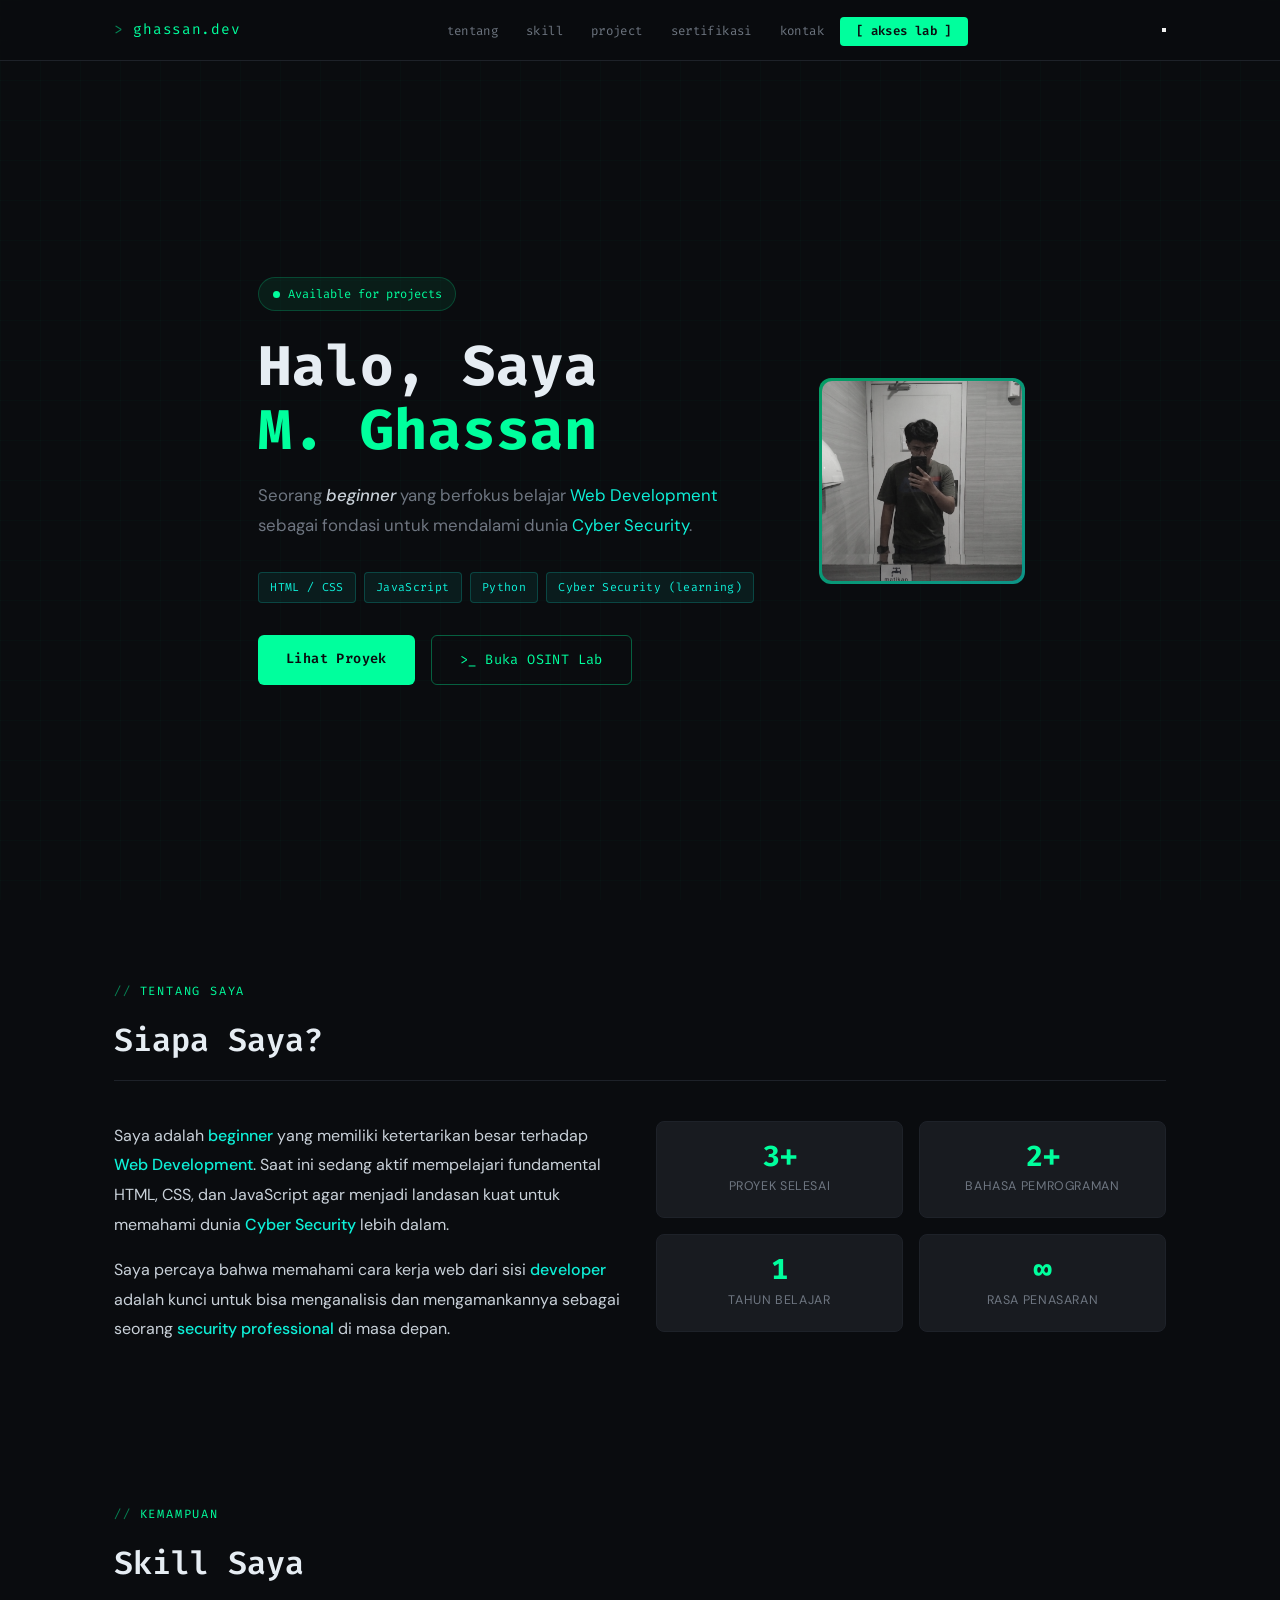
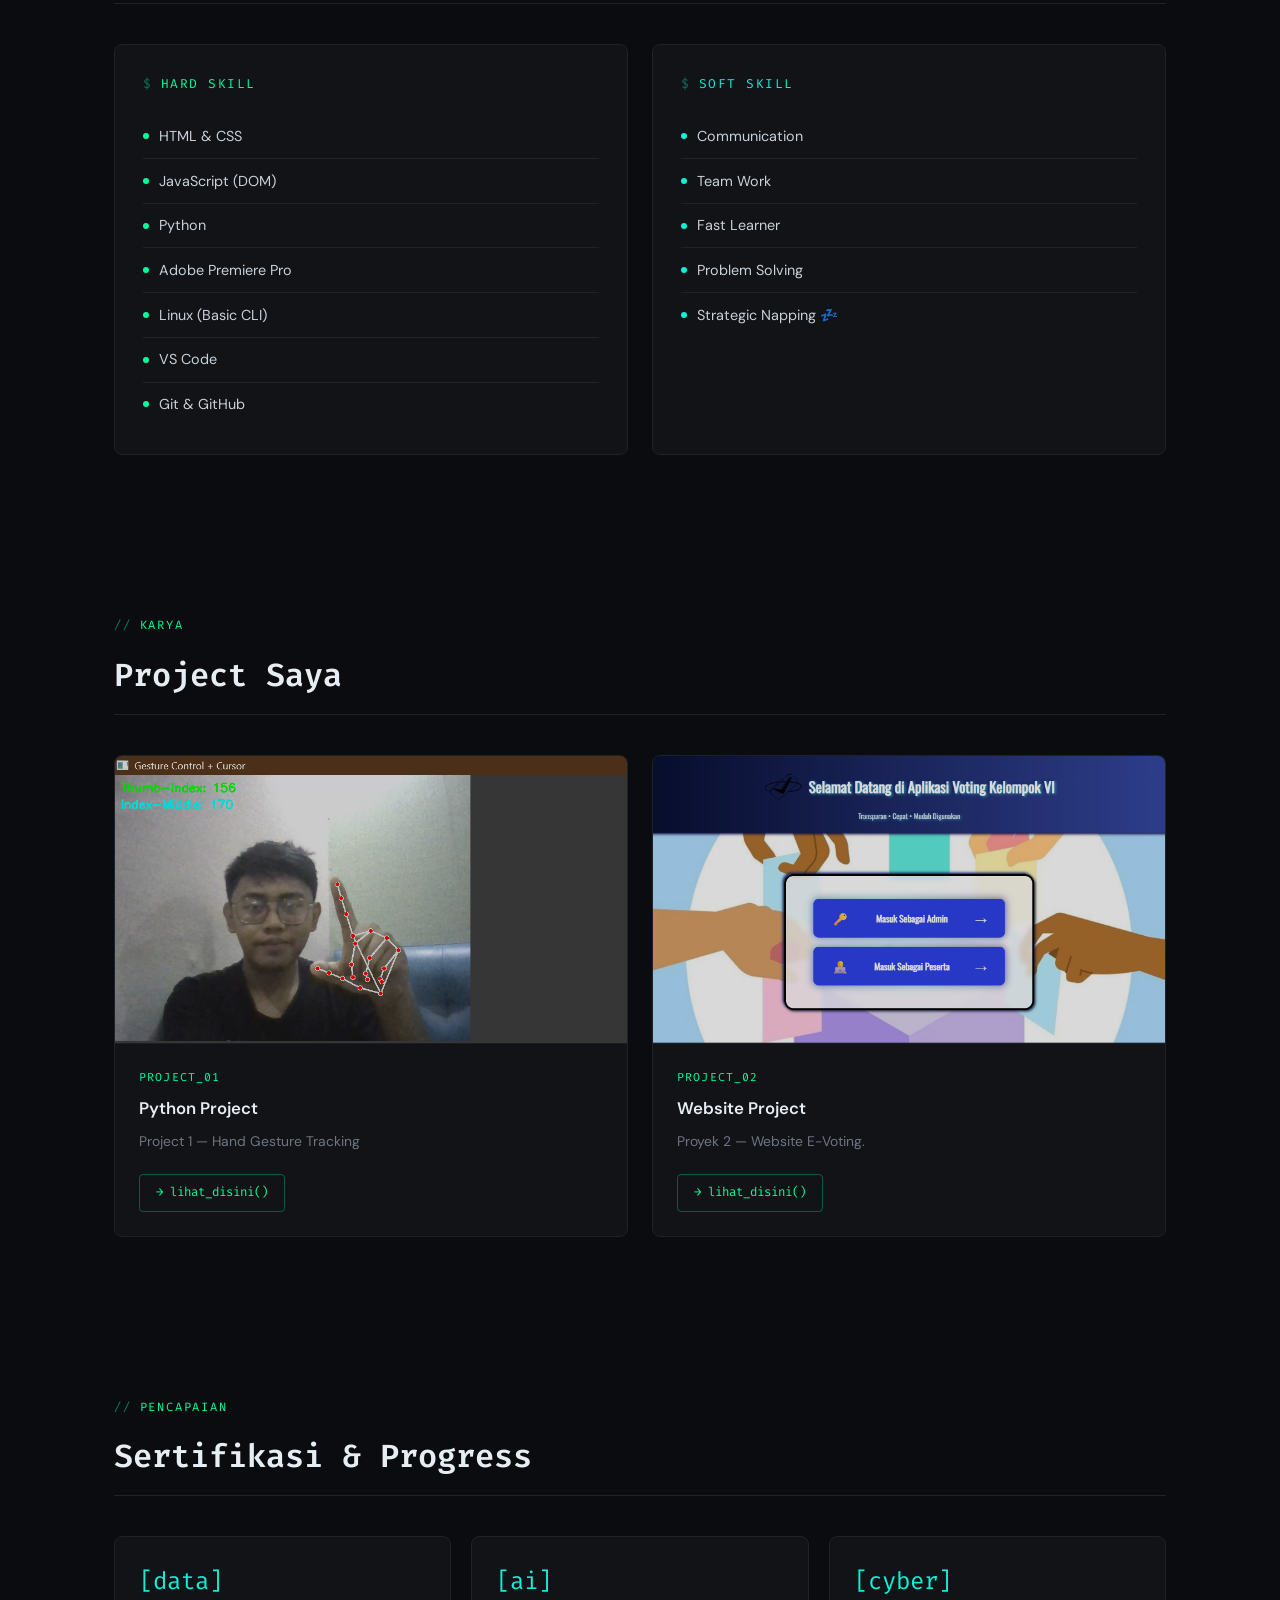
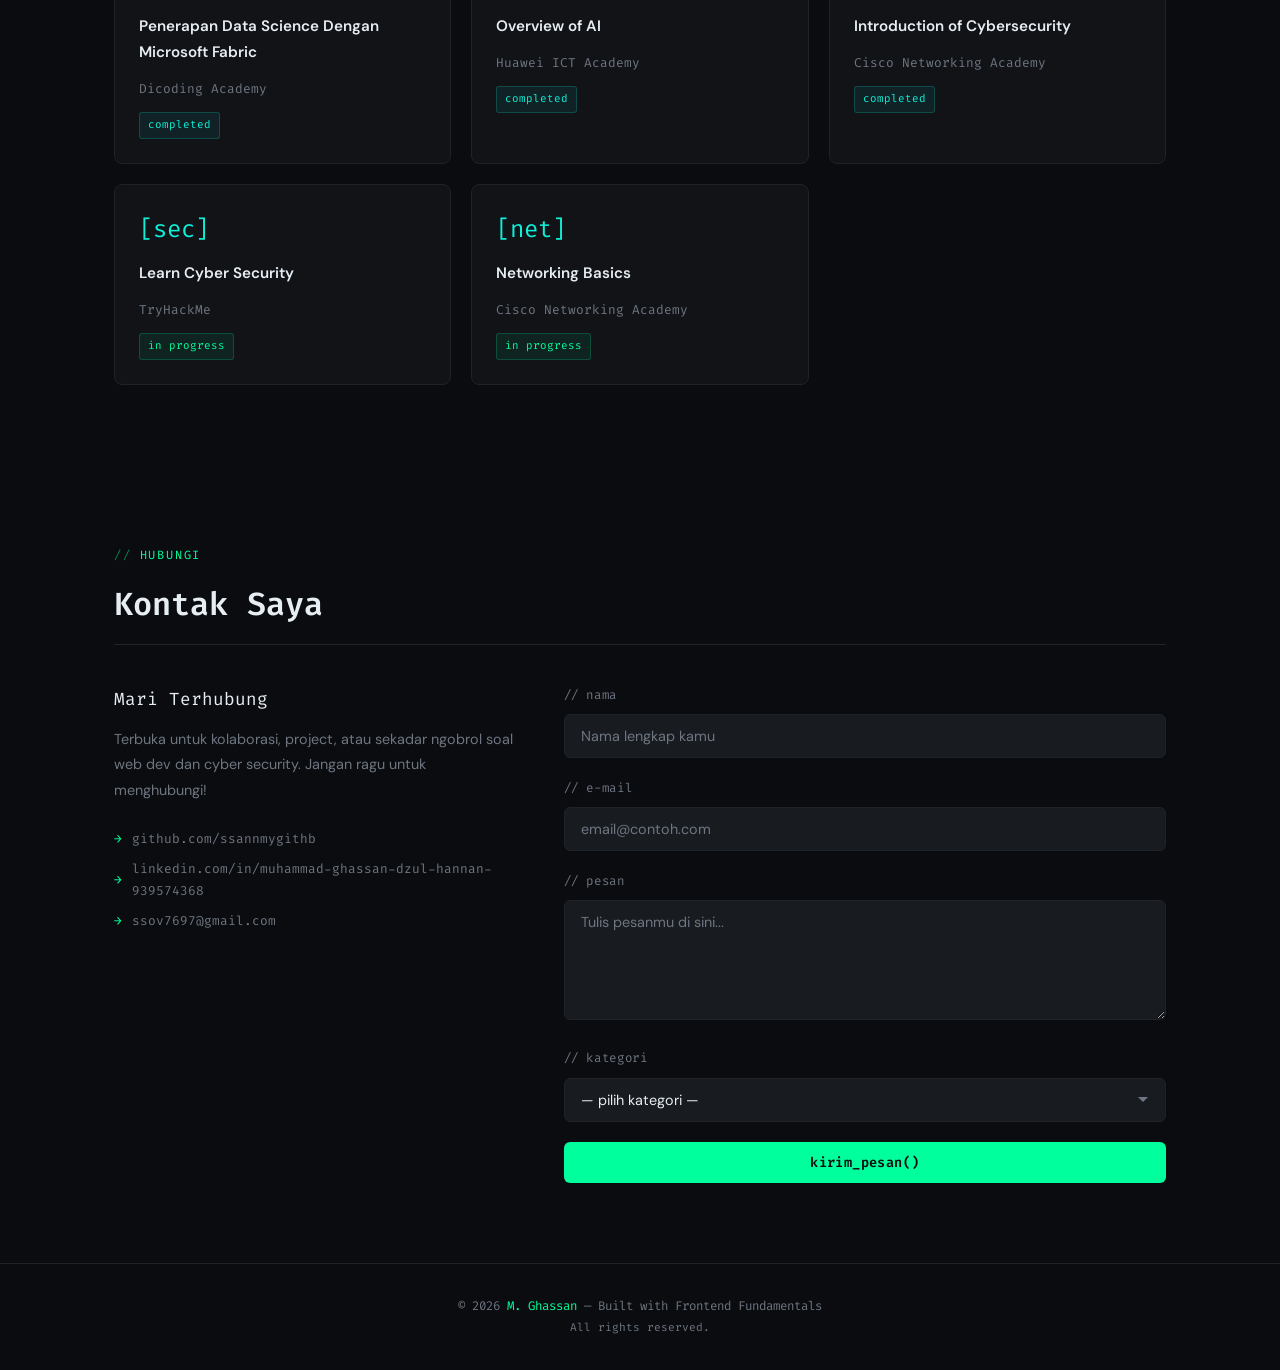
<file: index.html>
<!doctype html>
<html lang="en">
  <head>
    <meta charset="UTF-8" />
    <meta name="viewport" content="width=device-width, initial-scale=1.0" />
    <title>M. Ghassan — Portfolio</title>
    <link rel="stylesheet" href="style.css" />
    <link rel="preconnect" href="https://fonts.googleapis.com" />
    <link rel="preconnect" href="https://fonts.gstatic.com" crossorigin />
    <link
      rel="stylesheet"
      href="https://fonts.googleapis.com/css2?family=Fira+Code:wght@300;400;500;600;700&family=DM+Sans:wght@300;400;500;600&display=swap"
    />
  </head>
  <body>
    <!-- Navigation Bar -->
    <nav>
      <div class="nav-inner">
        <a href="#hero" class="nav-logo">ghassan.dev</a>
        <ul class="nav-links">
          <li><a href="#about">tentang</a></li>
          <li><a href="#skill">skill</a></li>
          <li><a href="#project">project</a></li>
          <li><a href="#certification">sertifikasi</a></li>
          <li><a href="#contact">kontak</a></li>
          <li><a href="osint-lab.html" class="nav-cta">[ akses lab ]</a></li>
        </ul>
        <button class="humburger" id="humburger" aria-label="menu">
          <span></span><span></span><span></span>
        </button>
      </div>
      <div class="mobile-nav" id="mobileNav">
        <a href="#about">tentang</a>
        <a href="#skill">skill</a>
        <a href="#project">project</a>
        <a href="#certification">sertifikat</a>
        <a href="#contact">kontak</a>
        #<a href="osint-lab.html" style="color: var(--green)">[ akses lab ]</a>
      </div>
    </nav>

    <!-- Hero -->
    <section id="hero">
      <div class="container">
        <div class="hero-grid">
          <div>
            <div class="hero-status">Available for projects</div>
            <h1 class="hero-name">
              Halo, Saya<br />
              <span id="heroName" class="accent">M. Ghassan</span>
            </h1>
            <p class="hero-subtitle">
              Seorang <strong><em>beginner</em></strong> yang berfokus belajar
              <em style="color: var(--cyan); font-style: normal"
                >Web Development</em
              >
              sebagai fondasi untuk mendalami dunia
              <em style="color: var(--cyan); font-style: normal"
                >Cyber Security</em
              >.
            </p>
            <div class="hero-tags">
              <span class="tag">HTML / CSS</span>
              <span class="tag">JavaScript</span>
              <span class="tag">Python</span>
              <span class="tag">Cyber Security (learning)</span>
            </div>
            <div class="hero-btns">
              <a href="#project" class="btn-primary">Lihat Proyek</a>
              <a href="osint-lab.html" class="btn-secondary"
                >&gt;_ Buka OSINT Lab</a
              >
            </div>
          </div>
          <div class="hero-img-wrap">
            <img src="fotoalbom/san.png" alt="M. Ghassan" />
          </div>
        </div>
      </div>
    </section>

    <!-- About -->
    <section id="about">
      <div class="container">
        <div class="section-label">tentang saya</div>
        <h2 class="section-title">Siapa Saya?</h2>
        <div class="about-grid">
          <div>
            <p class="about-text" style="margin-bottom: 1rem">
              Saya adalah <em>beginner</em> yang memiliki ketertarikan besar
              terhadap <em>Web Development</em>. Saat ini sedang aktif
              mempelajari fundamental HTML, CSS, dan JavaScript agar menjadi
              landasan kuat untuk memahami dunia <em>Cyber Security</em> lebih
              dalam.
            </p>
            <p class="about-text">
              Saya percaya bahwa memahami cara kerja web dari sisi
              <em>developer</em> adalah kunci untuk bisa menganalisis dan
              mengamankannya sebagai seorang <em>security professional</em> di
              masa depan.
            </p>
          </div>
          <div class="stat-grid">
            <div class="stat-card">
              <div class="stat-num">3+</div>
              <div class="stat-label">Proyek Selesai</div>
            </div>
            <div class="stat-card">
              <div class="stat-num">2+</div>
              <div class="stat-label">Bahasa Pemrograman</div>
            </div>
            <div class="stat-card">
              <div class="stat-num">1</div>
              <div class="stat-label">Tahun Belajar</div>
            </div>
            <div class="stat-card">
              <div class="stat-num">∞</div>
              <div class="stat-label">Rasa Penasaran</div>
            </div>
          </div>
        </div>
      </div>
    </section>

    <!-- Skill -->
    <section id="skill">
      <div class="container">
        <div class="section-label">kemampuan</div>
        <h2 class="section-title">Skill Saya</h2>
        <div class="skills-grid">
          <div class="card">
            <div class="skill-card-title">Hard Skill</div>
            <ul id="hard-skill-container" style="list-style: none; padding: 0">
              <li class="skill-item">
                <span class="skill-dot"></span>HTML & CSS
              </li>
              <li class="skill-item">
                <span class="skill-dot"></span>JavaScript (DOM)
              </li>
              <li class="skill-item"><span class="skill-dot"></span>Python</li>
              <li class="skill-item">
                <span class="skill-dot"></span>Adobe Premiere Pro
              </li>
              <li class="skill-item">
                <span class="skill-dot"></span>Linux (Basic CLI)
              </li>
            </ul>
          </div>
          <div class="card">
            <div
              class="skill-card-title"
              style="color: var(--cyan); --green: var(--cyan)"
            >
              Soft Skill
            </div>
            <ol
              id="soft-skill-container"
              style="list-style: none; padding: 0; counter-reset: soft"
            >
              <li class="skill-item" style="--dot-color: var(--cyan)">
                <span class="skill-dot" style="background: var(--cyan)"></span
                >Communication
              </li>
              <li class="skill-item">
                <span class="skill-dot" style="background: var(--cyan)"></span
                >Team Work
              </li>
              <li class="skill-item">
                <span class="skill-dot" style="background: var(--cyan)"></span
                >Fast Learner
              </li>
              <li class="skill-item">
                <span class="skill-dot" style="background: var(--cyan)"></span
                >Problem Solving
              </li>
              <li class="skill-item">
                <span class="skill-dot" style="background: var(--cyan)"></span
                >Strategic Napping 💤
              </li>
            </ol>
          </div>
        </div>
      </div>
    </section>

    <!-- Project -->
    <section id="project">
      <div class="container">
        <div class="section-label">karya</div>
        <h2 class="section-title">Project Saya</h2>
        <div class="projects-grid">
          <div class="project-card">
            <img
              src="fotoalbom/motiontrack.png"
              alt="Project 1"
              class="project-img"
            />
            <div class="project-body">
              <div class="project-num">PROJECT_01</div>
              <h3 class="project-title">Python Project</h3>
              <p class="project-desc">Project 1 — Hand Gesture Tracking</p>
              <a
                href="https://drive.google.com/file/d/16Thq8wHIqhRua63rVe49f01RLx3YLC1r/view?usp=sharing"
                target="_blank"
                class="project-link"
                >→ lihat_disini()</a
              >
            </div>
          </div>
          <div class="project-card">
            <img
              src="fotoalbom/evote.png"
              alt="Project 2"
              class="project-img"
            />
            <div class="project-body">
              <div class="project-num">PROJECT_02</div>
              <h3 class="project-title">Website Project</h3>
              <p class="project-desc">Proyek 2 — Website E-Voting.</p>
              <a
                href="https://voting-app06.pages.dev/"
                target="_blank"
                class="project-link"
                >→ lihat_disini()</a
              >
            </div>
          </div>
        </div>
      </div>
    </section>

    <!-- Certification -->
    <section id="certification">
      <div class="container">
        <div class="section-label">pencapaian</div>
        <h2 class="section-title">Sertifikasi & Progress</h2>
        <div class="cert-grid">
          <div class="cert-card">
            <div class="cert-icon">[data]</div>
            <div class="cert-title">
              Penerapan Data Science Dengan Microsoft Fabric
            </div>
            <div class="cert-issuer">Dicoding Academy</div>
            <span class="cert-badge">completed</span>
          </div>
          <div class="cert-card">
            <div class="cert-icon">[ai]</div>
            <div class="cert-title">Overview of AI</div>
            <div class="cert-issuer">Huawei ICT Academy</div>
            <span class="cert-badge">completed</span>
          </div>
          <div class="cert-card">
            <div class="cert-icon">[cyber]</div>
            <div class="cert-title">Introduction of Cybersecurity</div>
            <div class="cert-issuer">Cisco Networking Academy</div>
            <span class="cert-badge">completed</span>
          </div>
          <div class="cert-card">
            <div class="cert-icon">[sec]</div>
            <div class="cert-title">Learn Cyber Security</div>
            <div class="cert-issuer">TryHackMe</div>
            <span
              class="cert-badge"
              style="
                color: var(--green);
                background: rgba(0, 255, 157, 0.07);
                border-color: rgba(0, 255, 157, 0.2);
              "
              >in progress</span
            >
          </div>
          <div class="cert-card">
            <div class="cert-icon">[net]</div>
            <div class="cert-title">Networking Basics</div>
            <div class="cert-issuer">Cisco Networking Academy</div>
            <span
              class="cert-badge"
              style="
                color: var(--green);
                background: rgba(0, 255, 157, 0.07);
                border-color: rgba(0, 255, 157, 0.2);
              "
              >in progress</span
            >
          </div>
        </div>
      </div>
    </section>

    <!-- Contact -->
    <section id="contact">
      <div class="container">
        <div class="section-label">hubungi</div>
        <h2 class="section-title">Kontak Saya</h2>
        <div class="contact-layout">
          <div>
            <p class="contact-info-title">Mari Terhubung</p>
            <p class="contact-info-text">
              Terbuka untuk kolaborasi, project, atau sekadar ngobrol soal web
              dev dan cyber security. Jangan ragu untuk menghubungi!
            </p>
            <div class="contact-social">
              <a href="#">github.com/ssannmygithb</a>
              <a href="#"
                >linkedin.com/in/muhammad-ghassan-dzul-hannan-939574368</a
              >
              <a href="#">ssov7697@gmail.com</a>
            </div>
          </div>
          <div>
            <form id="contactForm">
              <div class="form-group">
                <label for="nama" class="form-label">// nama</label>
                <input
                  id="nama"
                  type="text"
                  name="nama"
                  placeholder="Nama lengkap kamu"
                  class="form-input"
                />
              </div>
              <div class="form-group">
                <label for="email-input" class="form-label">// e-mail</label>
                <input
                  id="email-input"
                  type="email"
                  name="email"
                  placeholder="email@contoh.com"
                  class="form-input"
                />
              </div>
              <div class="form-group">
                <label for="pesan" class="form-label">// pesan</label>
                <textarea
                  id="pesan"
                  name="pesan"
                  placeholder="Tulis pesanmu di sini..."
                  class="form-input"
                ></textarea>
              </div>
              <div class="form-group">
                <label for="kerjasama" class="form-label">// kategori</label>
                <select id="kerjasama" name="kerjasama" class="form-input">
                  <option value="" disabled selected>— pilih kategori —</option>
                  <option value="kerjasama">Kerjasama</option>
                  <option value="project">Project</option>
                  <option value="bisnis">Bisnis</option>
                  <option value="lainnya">Lainnya</option>
                </select>
              </div>
              <button type="submit" class="btn-primary" style="width: 100%">
                kirim_pesan()
              </button>
              <p id="formMsg"></p>
            </form>
          </div>
        </div>
      </div>
    </section>

    <footer>
      <div class="container">
        <p>
          &copy; 2026 <span>M. Ghassan</span> — Built with Frontend
          Fundamentals<br />
          <span style="color: var(--text-dim); font-size: 0.7rem"
            >All rights reserved.</span
          >
        </p>
      </div>
    </footer>

    <script src="script.js"></script>
  </body>
</html>
</file>
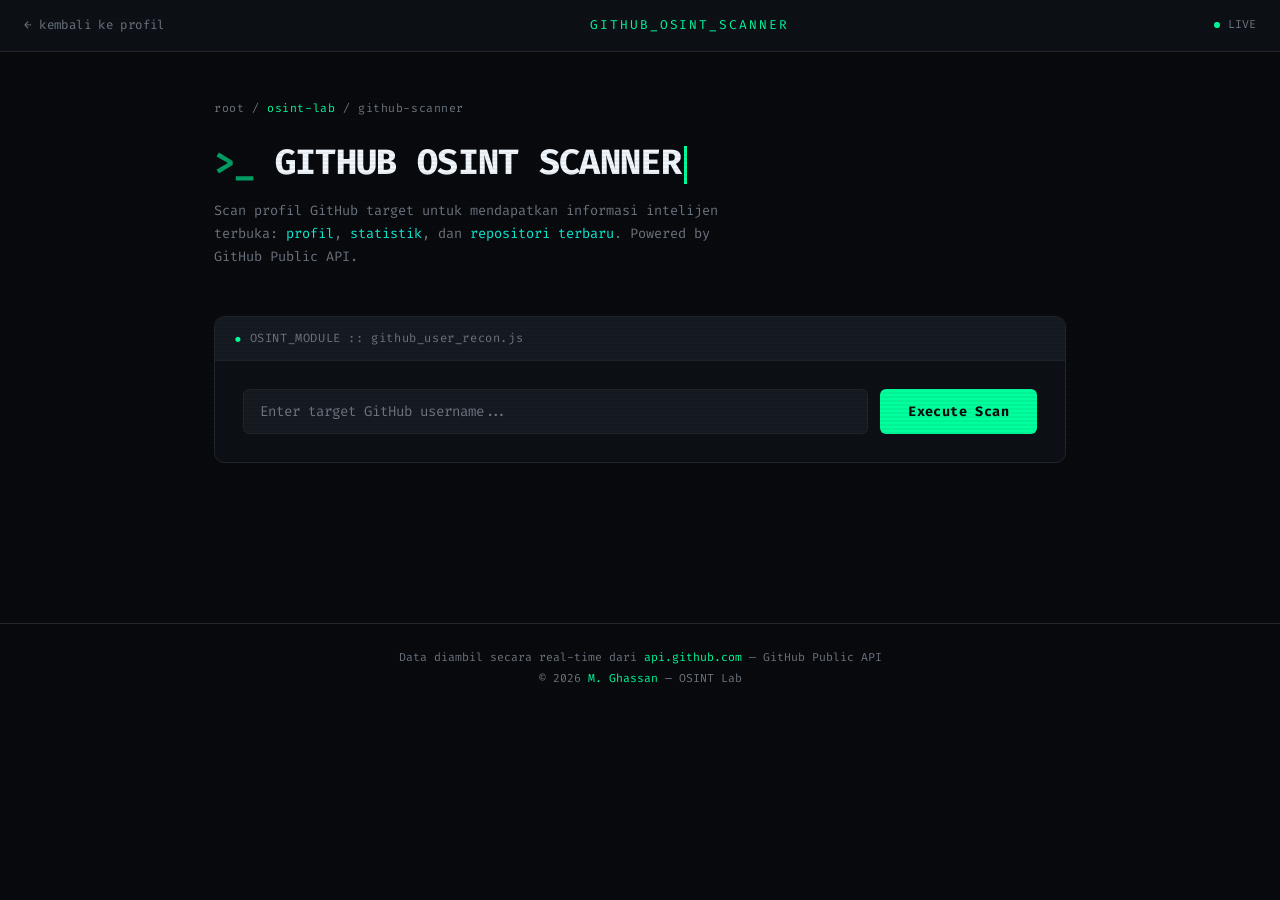
<file: osint-lab.html>
<!doctype html>
<html lang="en">
  <head>
    <meta charset="UTF-8" />
    <meta name="viewport" content="width=device-width, initial-scale=1.0" />
    <title>OSINT LAB - GitHub Scanner</title>
    <meta name="viewport" content="width=device-width, initial-scale=1.0" />
    <link rel="stylesheet" href="osint-lab.css" />
    <link rel="preconnect" href="https://fonts.googleapis.com" />
    <link rel="preconnect" href="https://fonts.gstatic.com" crossorigin />
    <link
      href="https://fonts.googleapis.com/css2?family=Fira+Code:wght@300;400;500;600;700&family=DM+Sans:wght@300;400;500&display=swap"
      rel="stylesheet"
    />
  </head>
  <body>
    <!-- Bar Atas -->
    <div class="topbar">
      <a href="index.html" class="back-btn">kembali ke profil</a>
      <div class="topbar-title">GITHUB_OSINT_SCANNER</div>
      <div class="topbar-status">
        <div class="dot-live"></div>
        LIVE
      </div>
    </div>

    <!-- main -->
    <main>
      <!-- header -->
      <div class="page-header">
        <div class="breadcrumb">
          root / <span>osint-lab</span> / github-scanner
        </div>
        <h1 class="page-title">
          <span class="prefix">&gt;_ </span>GITHUB OSINT SCANNER<span
            class="cursor"
          ></span>
        </h1>
        <p class="page-desc">
          Scan profil GitHub target untuk mendapatkan informasi intelijen
          terbuka: <span class="hl">profil</span>,
          <span class="hl">statistik</span>, dan
          <span class="hl">repositori terbaru</span>. Powered by GitHub Public
          API.
        </p>
      </div>

      <!-- scan panel -->
      <div class="scan-panel">
        <div class="panel-header">OSINT_MODULE :: github_user_recon.js</div>
        <div class="panel-body">
          <div class="input-row">
            <input
              id="usernameInput"
              type="text"
              class="scan-input"
              placeholder="Enter target GitHub username..."
              autocomplete="off"
              spellcheck="false"
            />
            <button id="scanBtn" class="scan-btn" onclick="runScan()">
              Execute Scan
            </button>
          </div>
        </div>
      </div>

      <!-- Loading State -->
      <div class="loading-box" id="loadingBox">
        <p class="loading-text loading-dots">Scanning network</p>
      </div>

      <!-- result area -->
      <div id="resultArea"></div>
    </main>

    <div class="page-footer">
      Data diambil secara real-time dari <span>api.github.com</span> — GitHub
      Public API<br />
      &copy; 2026 <span>M. Ghassan</span> — OSINT Lab
    </div>

    <script src="osint-lab.js"></script>
  </body>
</html>
</file>
<file: style.css>
:root {
  --bg: #0a0c0f;
  --surface: #111317;
  --surface2: #181b20;
  --border: #1e2229;
  --border-accent: #00ff9d33;
  --green: #00ff9d;
  --cyan: #0ef0d8;
  --red: #ff4560;
  --text: #c9d1d9;
  --text-dim: #6e7681;
  --text-bright: #e6edf3;
}

/* ── RESET & BASE ───────────────────────────────────────────── */
* {
  box-sizing: border-box;
  margin: 0;
  padding: 0;
}

html {
  scroll-behavior: smooth;
}

body {
  background-color: var(--bg);
  color: var(--text);
  font-family: "DM Sans", sans-serif;
  line-height: 1.7;
  overflow-x: hidden;
}

/* Subtle grid background */
body::before {
  content: "";
  position: fixed;
  inset: 0;
  background-image:
    linear-gradient(rgba(0, 255, 157, 0.02) 1px, transparent 1px),
    linear-gradient(90deg, rgba(0, 255, 157, 0.02) 1px, transparent 1px);
  background-size: 40px 40px;
  pointer-events: none;
  z-index: 0;
}

.mono {
  font-family: "Fira Code", monospace;
}

/* ── NAVBAR ─────────────────────────────────────────────────── */
nav {
  position: sticky;
  top: 0;
  z-index: 100;
  background: rgba(10, 12, 15, 0.85);
  backdrop-filter: blur(12px);
  border-bottom: 1px solid var(--border);
}

.nav-inner {
  max-width: 1100px;
  margin: 0 auto;
  padding: 0 1.5rem;
  display: flex;
  align-items: center;
  justify-content: space-between;
  height: 60px;
}

.nav-logo {
  font-family: "Fira Code", monospace;
  font-size: 0.9rem;
  color: var(--green);
  text-decoration: none;
  letter-spacing: 0.05em;
}

.nav-logo::before {
  content: "> ";
  opacity: 0.5;
}

.nav-links {
  display: flex;
  align-items: center;
  gap: 0.25rem;
  list-style: none;
}

.nav-links a {
  font-family: "Fira Code", monospace;
  font-size: 0.78rem;
  color: var(--text-dim);
  text-decoration: none;
  padding: 0.4rem 0.75rem;
  border-radius: 4px;
  transition:
    color 0.2s,
    background 0.2s;
  letter-spacing: 0.03em;
}

.nav-links a:hover {
  color: var(--text-bright);
  background: var(--surface2);
}

.nav-cta {
  font-family: "Fira Code", monospace !important;
  font-size: 0.78rem !important;
  color: var(--bg) !important;
  background: var(--green) !important;
  padding: 0.4rem 1rem !important;
  border-radius: 4px !important;
  font-weight: 600 !important;
  transition: opacity 0.2s !important;
}

.nav-cta:hover {
  opacity: 0.85 !important;
  background: var(--green) !important;
}

/* ── HAMBURGER ──────────────────────────────────────────────── */
.hamburger {
  display: none;
  flex-direction: column;
  gap: 5px;
  cursor: pointer;
  background: none;
  border: none;
  padding: 4px;
}

.hamburger span {
  display: block;
  width: 22px;
  height: 2px;
  background: var(--text);
  border-radius: 2px;
  transition: all 0.3s;
}

/* ── MOBILE NAV ─────────────────────────────────────────────── */
.mobile-nav {
  display: none;
  flex-direction: column;
  background: var(--surface);
  border-top: 1px solid var(--border);
  padding: 0.75rem 1.5rem 1rem;
  gap: 0.25rem;
}

.mobile-nav.open {
  display: flex;
}

.mobile-nav a {
  font-family: "Fira Code", monospace;
  font-size: 0.82rem;
  color: var(--text-dim);
  text-decoration: none;
  padding: 0.5rem 0;
  border-bottom: 1px solid var(--border);
  transition: color 0.2s;
}

.mobile-nav a:last-child {
  border-bottom: none;
}

.mobile-nav a:hover {
  color: var(--green);
}

/* ── LAYOUT ─────────────────────────────────────────────────── */
.container {
  max-width: 1100px;
  margin: 0 auto;
  padding: 0 1.5rem;
  position: relative;
  z-index: 1;
}

section {
  padding: 5rem 0;
}

/* ── SECTION LABELS & TITLES ────────────────────────────────── */
.section-label {
  font-family: "Fira Code", monospace;
  font-size: 0.75rem;
  color: var(--green);
  letter-spacing: 0.15em;
  text-transform: uppercase;
  margin-bottom: 0.75rem;
  display: flex;
  align-items: center;
  gap: 0.5rem;
}

.section-label::before {
  content: "//";
  opacity: 0.5;
}

.section-title {
  font-family: "Fira Code", monospace;
  font-size: clamp(1.5rem, 3vw, 2rem);
  font-weight: 600;
  color: var(--text-bright);
  margin-bottom: 2.5rem;
  padding-bottom: 0.75rem;
  border-bottom: 1px solid var(--border);
}

/* ── CARD BASE ──────────────────────────────────────────────── */
.card {
  background: var(--surface);
  border: 1px solid var(--border);
  border-radius: 8px;
  padding: 1.75rem;
  transition:
    border-color 0.25s,
    transform 0.25s;
}

.card:hover {
  border-color: var(--border-accent);
  transform: translateY(-3px);
}

/* ── HERO ───────────────────────────────────────────────────── */
#hero {
  min-height: calc(100vh - 60px);
  display: flex;
  align-items: center;
  padding: 4rem 0;
}

.hero-grid {
  display: grid;
  grid-template-columns: 1fr auto;
  gap: 4rem;
  align-items: center;
}

.hero-status {
  display: inline-flex;
  align-items: center;
  gap: 0.5rem;
  font-family: "Fira Code", monospace;
  font-size: 0.75rem;
  color: var(--green);
  background: rgba(0, 255, 157, 0.07);
  border: 1px solid rgba(0, 255, 157, 0.2);
  padding: 0.35rem 0.85rem;
  border-radius: 100px;
  margin-bottom: 1.5rem;
}

.hero-status::before {
  content: "";
  width: 7px;
  height: 7px;
  background: var(--green);
  border-radius: 50%;
  animation: pulse 2s infinite;
}

@keyframes pulse {
  0%,
  100% {
    opacity: 1;
  }
  50% {
    opacity: 0.3;
  }
}

.hero-name {
  font-family: "Fira Code", monospace;
  font-size: clamp(2.2rem, 5vw, 3.5rem);
  font-weight: 700;
  color: var(--text-bright);
  line-height: 1.15;
  margin-bottom: 1rem;
}

.hero-name .accent {
  color: var(--green);
}

.hero-subtitle {
  font-size: 1.05rem;
  color: var(--text-dim);
  max-width: 500px;
  margin-bottom: 2rem;
  line-height: 1.8;
}

.hero-subtitle strong {
  color: var(--text);
  font-weight: 500;
}

.hero-tags {
  display: flex;
  flex-wrap: wrap;
  gap: 0.5rem;
  margin-bottom: 2rem;
}

.tag {
  font-family: "Fira Code", monospace;
  font-size: 0.72rem;
  color: var(--cyan);
  background: rgba(14, 240, 216, 0.07);
  border: 1px solid rgba(14, 240, 216, 0.2);
  padding: 0.3rem 0.7rem;
  border-radius: 4px;
  letter-spacing: 0.03em;
}

.hero-btns {
  display: flex;
  gap: 1rem;
  flex-wrap: wrap;
}

/* ── BUTTONS ────────────────────────────────────────────────── */
.btn-primary {
  font-family: "Fira Code", monospace;
  font-size: 0.85rem;
  color: var(--bg);
  background: var(--green);
  border: none;
  padding: 0.75rem 1.75rem;
  border-radius: 6px;
  font-weight: 600;
  cursor: pointer;
  text-decoration: none;
  transition:
    opacity 0.2s,
    transform 0.2s;
  display: inline-block;
  letter-spacing: 0.03em;
}

.btn-primary:hover {
  opacity: 0.88;
  transform: translateY(-2px);
}

.btn-secondary {
  font-family: "Fira Code", monospace;
  font-size: 0.85rem;
  color: var(--green);
  background: transparent;
  border: 1px solid rgba(0, 255, 157, 0.35);
  padding: 0.75rem 1.75rem;
  border-radius: 6px;
  cursor: pointer;
  text-decoration: none;
  transition:
    background 0.2s,
    border-color 0.2s,
    transform 0.2s;
  display: inline-block;
  letter-spacing: 0.03em;
}

.btn-secondary:hover {
  background: rgba(0, 255, 157, 0.07);
  border-color: var(--green);
  transform: translateY(-2px);
}

/* ── HERO IMAGE ─────────────────────────────────────────────── */
.hero-img-wrap {
  position: relative;
  width: 200px;
  height: 200px;
  flex-shrink: 0;
}

.hero-img-wrap::before {
  content: "";
  position: absolute;
  inset: -3px;
  background: linear-gradient(135deg, var(--green), var(--cyan));
  border-radius: 12px;
  z-index: 0;
  opacity: 0.6;
}

.hero-img-wrap img {
  position: relative;
  z-index: 1;
  width: 100%;
  height: 100%;
  object-fit: cover;
  border-radius: 10px;
  filter: grayscale(60%);
  transition: filter 0.4s;
  display: block;
}

.hero-img-wrap:hover img {
  filter: grayscale(0%);
}

/* ── ABOUT ──────────────────────────────────────────────────── */
.about-grid {
  display: grid;
  grid-template-columns: 1fr 1fr;
  gap: 2rem;
}

.about-text {
  font-size: 1rem;
  color: var(--text);
  line-height: 1.85;
}

.about-text em {
  color: var(--cyan);
  font-style: normal;
  font-weight: 500;
}

.stat-grid {
  display: grid;
  grid-template-columns: 1fr 1fr;
  gap: 1rem;
  align-content: start;
}

.stat-card {
  background: var(--surface2);
  border: 1px solid var(--border);
  border-radius: 8px;
  padding: 1.25rem;
  text-align: center;
}

.stat-num {
  font-family: "Fira Code", monospace;
  font-size: 1.8rem;
  font-weight: 700;
  color: var(--green);
  line-height: 1;
  margin-bottom: 0.35rem;
}

.stat-label {
  font-size: 0.78rem;
  color: var(--text-dim);
  letter-spacing: 0.05em;
  text-transform: uppercase;
}

/* ── SKILLS ─────────────────────────────────────────────────── */
.skills-grid {
  display: grid;
  grid-template-columns: 1fr 1fr;
  gap: 1.5rem;
}

.skill-card-title {
  font-family: "Fira Code", monospace;
  font-size: 0.8rem;
  color: var(--green);
  letter-spacing: 0.12em;
  text-transform: uppercase;
  margin-bottom: 1.25rem;
  display: flex;
  align-items: center;
  gap: 0.5rem;
}

.skill-card-title::before {
  content: "$";
  opacity: 0.4;
}

.skill-item {
  display: flex;
  align-items: center;
  gap: 0.65rem;
  padding: 0.6rem 0;
  border-bottom: 1px solid var(--border);
  font-size: 0.9rem;
  color: var(--text);
  transition: color 0.2s;
}

.skill-item:last-child {
  border-bottom: none;
}

.skill-item:hover {
  color: var(--text-bright);
}

.skill-dot {
  width: 6px;
  height: 6px;
  background: var(--green);
  border-radius: 50%;
  flex-shrink: 0;
}

/* ── PROJECTS ───────────────────────────────────────────────── */
.projects-grid {
  display: grid;
  grid-template-columns: repeat(2, 1fr);
  gap: 1.5rem;
}

.project-card {
  background: var(--surface);
  border: 1px solid var(--border);
  border-radius: 8px;
  overflow: hidden;
  transition:
    border-color 0.25s,
    transform 0.25s;
}

.project-card:hover {
  border-color: rgba(0, 255, 157, 0.3);
  transform: translateY(-4px);
}

.project-img {
  width: 100%;
  aspect-ratio: 16 / 9;
  object-fit: cover;
  display: block;
  border-bottom: 1px solid var(--border);
  filter: brightness(0.85);
  transition: filter 0.3s;
}

.project-card:hover .project-img {
  filter: brightness(1);
}

.project-body {
  padding: 1.5rem;
}

.project-num {
  font-family: "Fira Code", monospace;
  font-size: 0.72rem;
  color: var(--green);
  letter-spacing: 0.1em;
  margin-bottom: 0.4rem;
}

.project-title {
  font-size: 1.05rem;
  font-weight: 600;
  color: var(--text-bright);
  margin-bottom: 0.5rem;
}

.project-desc {
  font-size: 0.87rem;
  color: var(--text-dim);
  margin-bottom: 1.25rem;
}

.project-link {
  font-family: "Fira Code", monospace;
  font-size: 0.78rem;
  color: var(--green);
  text-decoration: none;
  border: 1px solid rgba(0, 255, 157, 0.3);
  padding: 0.45rem 1rem;
  border-radius: 4px;
  transition: background 0.2s;
  display: inline-block;
}

.project-link:hover {
  background: rgba(0, 255, 157, 0.08);
}

/* ── CERTIFICATIONS ─────────────────────────────────────────── */
.cert-grid {
  display: grid;
  grid-template-columns: repeat(3, 1fr);
  gap: 1.25rem;
}

.cert-card {
  background: var(--surface);
  border: 1px solid var(--border);
  border-radius: 8px;
  padding: 1.5rem;
  display: flex;
  flex-direction: column;
  gap: 0.75rem;
  transition:
    border-color 0.2s,
    transform 0.2s;
}

.cert-card:hover {
  border-color: rgba(14, 240, 216, 0.3);
  transform: translateY(-3px);
}

.cert-icon {
  font-family: "Fira Code", monospace;
  font-size: 1.5rem;
  color: var(--cyan);
}

.cert-title {
  font-size: 0.95rem;
  font-weight: 600;
  color: var(--text-bright);
}

.cert-issuer {
  font-size: 0.8rem;
  color: var(--text-dim);
  font-family: "Fira Code", monospace;
}

.cert-badge {
  display: inline-block;
  font-family: "Fira Code", monospace;
  font-size: 0.68rem;
  color: var(--cyan);
  background: rgba(14, 240, 216, 0.07);
  border: 1px solid rgba(14, 240, 216, 0.2);
  padding: 0.2rem 0.5rem;
  border-radius: 3px;
  align-self: flex-start;
}

/* ── CONTACT ────────────────────────────────────────────────── */
.contact-layout {
  display: grid;
  grid-template-columns: 1fr 1.5fr;
  gap: 3rem;
  align-items: start;
}

.contact-info-title {
  font-family: "Fira Code", monospace;
  font-size: 1.1rem;
  color: var(--text-bright);
  margin-bottom: 0.75rem;
}

.contact-info-text {
  font-size: 0.9rem;
  color: var(--text-dim);
  line-height: 1.8;
  margin-bottom: 1.5rem;
}

.contact-social {
  display: flex;
  flex-direction: column;
  gap: 0.5rem;
}

.contact-social a {
  font-family: "Fira Code", monospace;
  font-size: 0.8rem;
  color: var(--text-dim);
  text-decoration: none;
  display: flex;
  align-items: center;
  gap: 0.6rem;
  transition: color 0.2s;
}

.contact-social a:hover {
  color: var(--green);
}

.contact-social a::before {
  content: "→";
  color: var(--green);
}

/* ── FORM ───────────────────────────────────────────────────── */
.form-group {
  margin-bottom: 1.25rem;
}

.form-label {
  display: block;
  font-family: "Fira Code", monospace;
  font-size: 0.78rem;
  color: var(--text-dim);
  margin-bottom: 0.5rem;
  letter-spacing: 0.05em;
}

.form-input {
  width: 100%;
  background: var(--surface2);
  border: 1px solid var(--border);
  border-radius: 6px;
  padding: 0.75rem 1rem;
  color: var(--text-bright);
  font-family: "DM Sans", sans-serif;
  font-size: 0.9rem;
  outline: none;
  transition: border-color 0.2s;
}

.form-input:focus {
  border-color: var(--green);
}

.form-input::placeholder {
  color: var(--text-dim);
}

textarea.form-input {
  height: 120px;
  resize: vertical;
}

select.form-input {
  cursor: pointer;
  appearance: none;
  background-image: url("data:image/svg+xml,%3Csvg xmlns='http://www.w3.org/2000/svg' width='12' height='12' viewBox='0 0 12 12'%3E%3Cpath fill='%236e7681' d='M6 8L1 3h10z'/%3E%3C/svg%3E");
  background-repeat: no-repeat;
  background-position: right 1rem center;
}

select.form-input option {
  background: var(--surface2);
}

#formMsg {
  font-family: "Fira Code", monospace;
  font-size: 0.82rem;
  margin-top: 0.75rem;
  display: none;
}

/* ── FOOTER ─────────────────────────────────────────────────── */
footer {
  border-top: 1px solid var(--border);
  padding: 2rem 0;
  text-align: center;
  position: relative;
  z-index: 1;
}

footer p {
  font-family: "Fira Code", monospace;
  font-size: 0.78rem;
  color: var(--text-dim);
}

footer span {
  color: var(--green);
}

/* ── RESPONSIVE ─────────────────────────────────────────────── */
@media (max-width: 768px) {
  .nav-links {
    display: none;
  }
  .hamburger {
    display: flex;
  }

  .hero-grid {
    grid-template-columns: 1fr;
    text-align: center;
  }
  .hero-tags {
    justify-content: center;
  }
  .hero-btns {
    justify-content: center;
  }
  .hero-img-wrap {
    width: 150px;
    height: 150px;
    margin: 0 auto;
  }

  .about-grid {
    grid-template-columns: 1fr;
  }
  .skills-grid {
    grid-template-columns: 1fr;
  }
  .projects-grid {
    grid-template-columns: 1fr;
  }
  .cert-grid {
    grid-template-columns: 1fr 1fr;
  }
  .contact-layout {
    grid-template-columns: 1fr;
  }
  .stat-grid {
    grid-template-columns: 1fr 1fr;
  }
}

@media (max-width: 480px) {
  .cert-grid {
    grid-template-columns: 1fr;
  }
}
</file>
<file: osint-lab.css>
:root {
  --bg: #080a0d;
  --surface: #0d1117;
  --surface2: #161b22;
  --surface3: #1c2128;
  --border: #21262d;
  --green: #00ff9d;
  --green-dim: rgba(0, 255, 157, 0.12);
  --cyan: #0ef0d8;
  --red: #ff4560;
  --red-dim: rgba(255, 69, 96, 0.1);
  --yellow: #e3b341;
  --text: #c9d1d9;
  --text-dim: #6e7681;
  --text-bright: #f0f6fc;
}

/* ── RESET & BASE ───────────────────────────────────────────── */
* {
  box-sizing: border-box;
  margin: 0;
  padding: 0;
}

html {
  scroll-behavior: smooth;
}

body {
  background: var(--bg);
  color: var(--text);
  font-family: "Fira Code", monospace;
  line-height: 1.6;
  min-height: 100vh;
}

/* Scanline overlay */
body::after {
  content: "";
  position: fixed;
  inset: 0;
  background: repeating-linear-gradient(
    0deg,
    transparent,
    transparent 2px,
    rgba(0, 0, 0, 0.05) 2px,
    rgba(0, 0, 0, 0.05) 4px
  );
  pointer-events: none;
  z-index: 999;
}

/* ── TOP BAR ────────────────────────────────────────────────── */
.topbar {
  background: var(--surface);
  border-bottom: 1px solid var(--border);
  padding: 0 1.5rem;
  height: 52px;
  display: flex;
  align-items: center;
  justify-content: space-between;
  position: sticky;
  top: 0;
  z-index: 100;
}

.back-btn {
  display: inline-flex;
  align-items: center;
  gap: 0.5rem;
  color: var(--text-dim);
  text-decoration: none;
  font-size: 0.78rem;
  transition: color 0.2s;
  letter-spacing: 0.03em;
}

.back-btn:hover {
  color: var(--green);
}

.back-btn::before {
  content: "←";
}

.topbar-title {
  font-size: 0.8rem;
  color: var(--green);
  letter-spacing: 0.15em;
}

.topbar-status {
  font-size: 0.72rem;
  color: var(--text-dim);
  display: flex;
  align-items: center;
  gap: 0.5rem;
}

.dot-live {
  width: 6px;
  height: 6px;
  background: var(--green);
  border-radius: 50%;
  animation: blink 1.5s infinite;
}

@keyframes blink {
  0%,
  100% {
    opacity: 1;
  }
  50% {
    opacity: 0.15;
  }
}

/* ── MAIN LAYOUT ────────────────────────────────────────────── */
main {
  max-width: 900px;
  margin: 0 auto;
  padding: 3rem 1.5rem 5rem;
}

/* ── PAGE HEADER ────────────────────────────────────────────── */
.page-header {
  margin-bottom: 3rem;
}

.breadcrumb {
  font-size: 0.72rem;
  color: var(--text-dim);
  margin-bottom: 1rem;
  letter-spacing: 0.05em;
}

.breadcrumb span {
  color: var(--green);
}

.page-title {
  font-size: clamp(1.5rem, 4vw, 2.2rem);
  font-weight: 700;
  color: var(--text-bright);
  letter-spacing: -0.02em;
  margin-bottom: 0.5rem;
}

.page-title .prefix {
  color: var(--green);
  opacity: 0.6;
}

.page-title .cursor {
  display: inline-block;
  width: 3px;
  height: 1.1em;
  background: var(--green);
  margin-left: 3px;
  vertical-align: middle;
  animation: cursor-blink 1s step-end infinite;
}

@keyframes cursor-blink {
  0%,
  100% {
    opacity: 1;
  }
  50% {
    opacity: 0;
  }
}

.page-desc {
  font-size: 0.85rem;
  color: var(--text-dim);
  max-width: 540px;
  line-height: 1.7;
}

.page-desc .hl {
  color: var(--cyan);
}

/* ── SCAN PANEL ─────────────────────────────────────────────── */
.scan-panel {
  background: var(--surface);
  border: 1px solid var(--border);
  border-radius: 10px;
  overflow: hidden;
  margin-bottom: 2rem;
}

.panel-header {
  background: var(--surface2);
  padding: 0.75rem 1.25rem;
  border-bottom: 1px solid var(--border);
  display: flex;
  align-items: center;
  gap: 0.5rem;
  font-size: 0.75rem;
  color: var(--text-dim);
  letter-spacing: 0.05em;
}

.panel-header::before {
  content: "●";
  color: var(--green);
  font-size: 0.6rem;
}

.panel-body {
  padding: 1.75rem;
}

.input-row {
  display: flex;
  gap: 0.75rem;
  flex-wrap: wrap;
}

.scan-input {
  flex: 1;
  min-width: 200px;
  background: var(--surface2);
  border: 1px solid var(--border);
  border-radius: 6px;
  padding: 0.75rem 1rem;
  color: var(--text-bright);
  font-family: "Fira Code", monospace;
  font-size: 0.88rem;
  outline: none;
  transition:
    border-color 0.2s,
    box-shadow 0.2s;
}

.scan-input:focus {
  border-color: var(--green);
  box-shadow: 0 0 0 3px rgba(0, 255, 157, 0.1);
}

.scan-input::placeholder {
  color: var(--text-dim);
}

.scan-btn {
  background: var(--green);
  color: #080a0d;
  border: none;
  padding: 0.75rem 1.75rem;
  border-radius: 6px;
  font-family: "Fira Code", monospace;
  font-size: 0.85rem;
  font-weight: 700;
  cursor: pointer;
  transition:
    opacity 0.2s,
    transform 0.2s;
  white-space: nowrap;
  letter-spacing: 0.03em;
}

.scan-btn:hover:not(:disabled) {
  opacity: 0.85;
  transform: translateY(-1px);
}

.scan-btn:disabled {
  opacity: 0.5;
  cursor: not-allowed;
  transform: none;
}

/* ── RESULT AREA ────────────────────────────────────────────── */
#resultArea {
  display: none;
  animation: fadeIn 0.3s ease;
}

@keyframes fadeIn {
  from {
    opacity: 0;
    transform: translateY(8px);
  }
  to {
    opacity: 1;
    transform: translateY(0);
  }
}

/* ── ERROR STATE ────────────────────────────────────────────── */
.error-box {
  background: var(--red-dim);
  border: 1px solid rgba(255, 69, 96, 0.3);
  border-radius: 8px;
  padding: 1.25rem 1.5rem;
  color: var(--red);
  font-size: 0.85rem;
  display: flex;
  align-items: flex-start;
  gap: 0.75rem;
}

.error-box::before {
  content: "[!]";
  flex-shrink: 0;
  font-weight: 700;
}

/* ── PROFILE CARD ───────────────────────────────────────────── */
.profile-card {
  background: var(--surface);
  border: 1px solid var(--border);
  border-radius: 10px;
  overflow: hidden;
  margin-bottom: 1.5rem;
}

.profile-header-bar {
  background: var(--surface2);
  padding: 0.65rem 1.25rem;
  border-bottom: 1px solid var(--border);
  font-size: 0.72rem;
  color: var(--green);
  letter-spacing: 0.1em;
}

.profile-body {
  padding: 1.5rem;
  display: flex;
  gap: 1.5rem;
  align-items: flex-start;
  flex-wrap: wrap;
}

.profile-avatar {
  width: 80px;
  height: 80px;
  border-radius: 50%;
  border: 2px solid rgba(0, 255, 157, 0.3);
  flex-shrink: 0;
  display: block;
}

.profile-info {
  flex: 1;
  min-width: 200px;
}

.profile-name {
  font-size: 1.2rem;
  font-weight: 700;
  color: var(--text-bright);
  margin-bottom: 0.25rem;
}

.profile-login {
  font-size: 0.8rem;
  color: var(--green);
  margin-bottom: 0.75rem;
  opacity: 0.8;
}

.profile-bio {
  font-size: 0.82rem;
  color: var(--text-dim);
  margin-bottom: 1rem;
  font-family: "DM Sans", sans-serif;
  line-height: 1.6;
}

.profile-stats {
  display: flex;
  flex-wrap: wrap;
  gap: 0.75rem;
}

.pstat {
  background: var(--surface2);
  border: 1px solid var(--border);
  border-radius: 6px;
  padding: 0.5rem 1rem;
  text-align: center;
}

.pstat-num {
  font-size: 1.1rem;
  font-weight: 700;
  color: var(--green);
  display: block;
}

.pstat-label {
  font-size: 0.68rem;
  color: var(--text-dim);
  letter-spacing: 0.05em;
}

.profile-meta {
  display: flex;
  flex-direction: column;
  gap: 0.35rem;
  margin-top: 0.75rem;
}

.profile-meta-item {
  font-size: 0.78rem;
  color: var(--text-dim);
  display: flex;
  align-items: center;
  gap: 0.5rem;
}

.profile-meta-item .key {
  color: var(--cyan);
}

.profile-meta-item a {
  color: var(--text-dim);
  text-decoration: none;
  transition: color 0.2s;
}

.profile-meta-item a:hover {
  color: var(--green);
}

/* ── REPOS SECTION ──────────────────────────────────────────── */
.repos-header {
  font-size: 0.75rem;
  color: var(--green);
  letter-spacing: 0.12em;
  text-transform: uppercase;
  margin-bottom: 1rem;
  padding-bottom: 0.5rem;
  border-bottom: 1px solid var(--border);
  display: flex;
  align-items: center;
  gap: 0.5rem;
}

.repos-header::before {
  content: "//";
  opacity: 0.4;
}

.repo-list {
  display: flex;
  flex-direction: column;
  gap: 0.75rem;
}

.repo-item {
  background: var(--surface);
  border: 1px solid var(--border);
  border-radius: 8px;
  padding: 1.1rem 1.25rem;
  transition:
    border-color 0.2s,
    transform 0.2s;
}

.repo-item:hover {
  border-color: rgba(0, 255, 157, 0.3);
  transform: translateX(3px);
}

.repo-top {
  display: flex;
  align-items: flex-start;
  justify-content: space-between;
  gap: 1rem;
  margin-bottom: 0.4rem;
  flex-wrap: wrap;
}

.repo-name {
  font-size: 0.92rem;
  font-weight: 600;
  color: var(--cyan);
  text-decoration: none;
  transition: color 0.2s;
}

.repo-name:hover {
  color: var(--green);
}

.repo-visibility {
  font-size: 0.65rem;
  color: var(--text-dim);
  border: 1px solid var(--border);
  padding: 0.15rem 0.5rem;
  border-radius: 100px;
  white-space: nowrap;
}

.repo-desc {
  font-size: 0.8rem;
  color: var(--text-dim);
  margin-bottom: 0.75rem;
  font-family: "DM Sans", sans-serif;
  line-height: 1.5;
}

.repo-meta {
  display: flex;
  gap: 1rem;
  flex-wrap: wrap;
}

.repo-meta-item {
  font-size: 0.72rem;
  color: var(--text-dim);
  display: flex;
  align-items: center;
  gap: 0.35rem;
}

.repo-meta-item .lang-dot {
  width: 8px;
  height: 8px;
  border-radius: 50%;
  background: var(--yellow);
  display: inline-block;
  flex-shrink: 0;
}

/* ── LOADING ────────────────────────────────────────────────── */
.loading-box {
  display: none;
  padding: 2rem;
  text-align: center;
}

.loading-box.visible {
  display: block;
}

.loading-text {
  font-size: 0.82rem;
  color: var(--green);
  letter-spacing: 0.08em;
}

.loading-dots::after {
  content: "";
  animation: dots 1.5s steps(4, end) infinite;
}

@keyframes dots {
  0% {
    content: "";
  }
  25% {
    content: ".";
  }
  50% {
    content: "..";
  }
  75% {
    content: "...";
  }
  100% {
    content: "";
  }
}

/* ── FOOTER ─────────────────────────────────────────────────── */
.page-footer {
  margin-top: 3rem;
  padding-top: 1.5rem;
  border-top: 1px solid var(--border);
  font-size: 0.72rem;
  color: var(--text-dim);
  text-align: center;
  line-height: 1.8;
}

.page-footer span {
  color: var(--green);
}

/* ── RESPONSIVE ─────────────────────────────────────────────── */
@media (max-width: 600px) {
  .input-row {
    flex-direction: column;
  }
  .scan-btn {
    width: 100%;
  }
  .profile-body {
    flex-direction: column;
    align-items: center;
    text-align: center;
  }
  .profile-stats {
    justify-content: center;
  }
  .profile-meta {
    align-items: center;
  }
}
</file>
